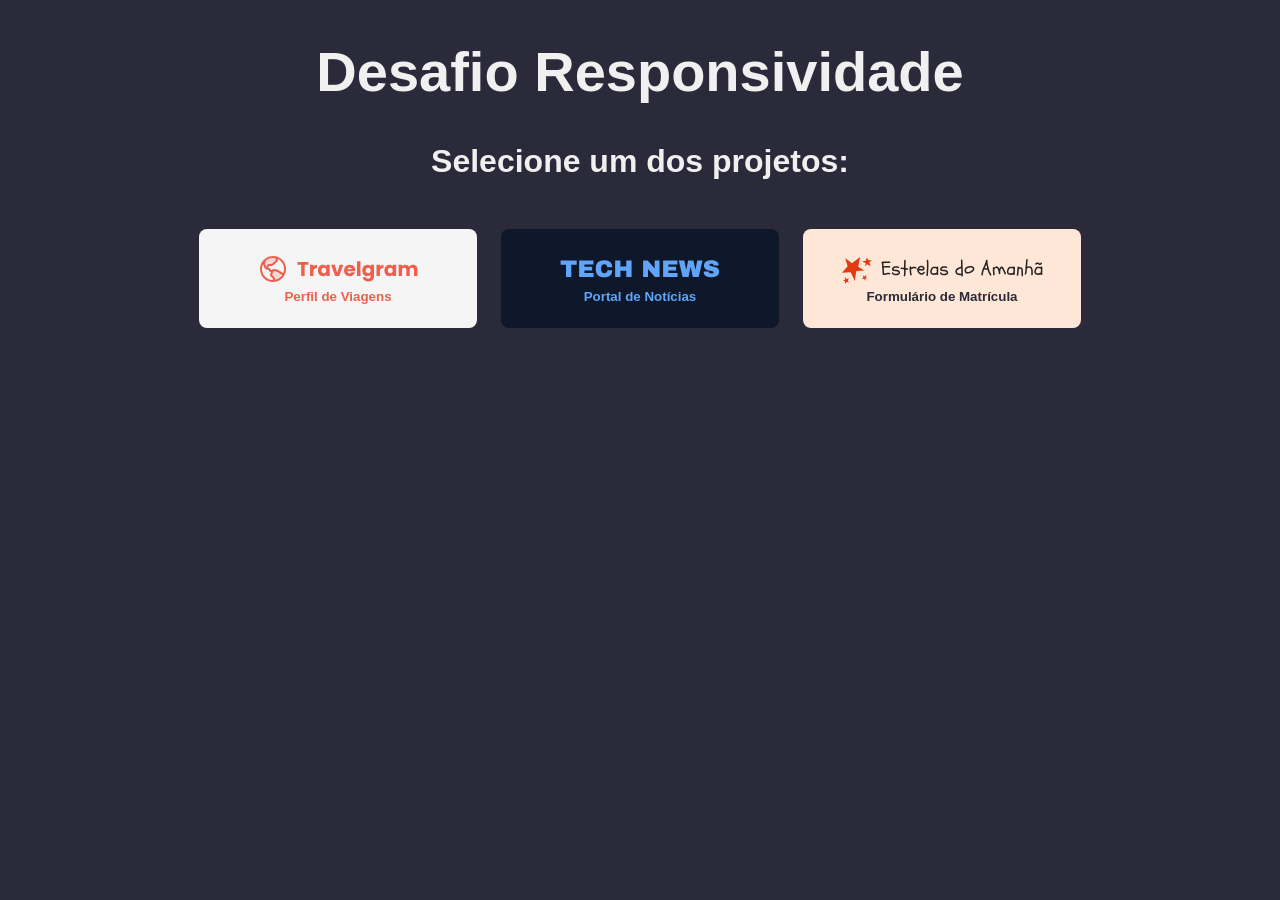
<file: index.html>
<!DOCTYPE html>
<html lang="pt-BR">
<head>
  <meta charset="UTF-8">
  <meta name="viewport" content="width=device-width, initial-scale=1.0">
  <title>Desafio Responsividade</title>
  <link rel="stylesheet" href="style.css">
</head>
<body>
  <h1>Desafio Responsividade</h1>
  <h2>Selecione um dos projetos:</h2>
  <div class="project-list">
    <a href="/projeto-travelgram/index.html">
      <div class="project-item travelgram">
        <img src="/assets/logo-travelgram.svg" alt="Travelgram">
        <small>Perfil de Viagens</small>
      </div>
    </a>
    <a href="/projeto-portal-de-noticias/index.html">
      <div class="project-item portal">
        <img src="/assets/logo-portal.svg" alt="Portal de Notícias">
        <small>Portal de Notícias</small>
      </div>
    </a>
    <a href="/formulario-de-matricula/index.html">
      <div class="project-item matricula">
        <img src="/assets/logo-form-matricula.svg" alt="Formulário de Matrícula">
        <small>Formulário de Matrícula</small>
      </div>
    </a>
  </div>
</body>
</html>
</file>
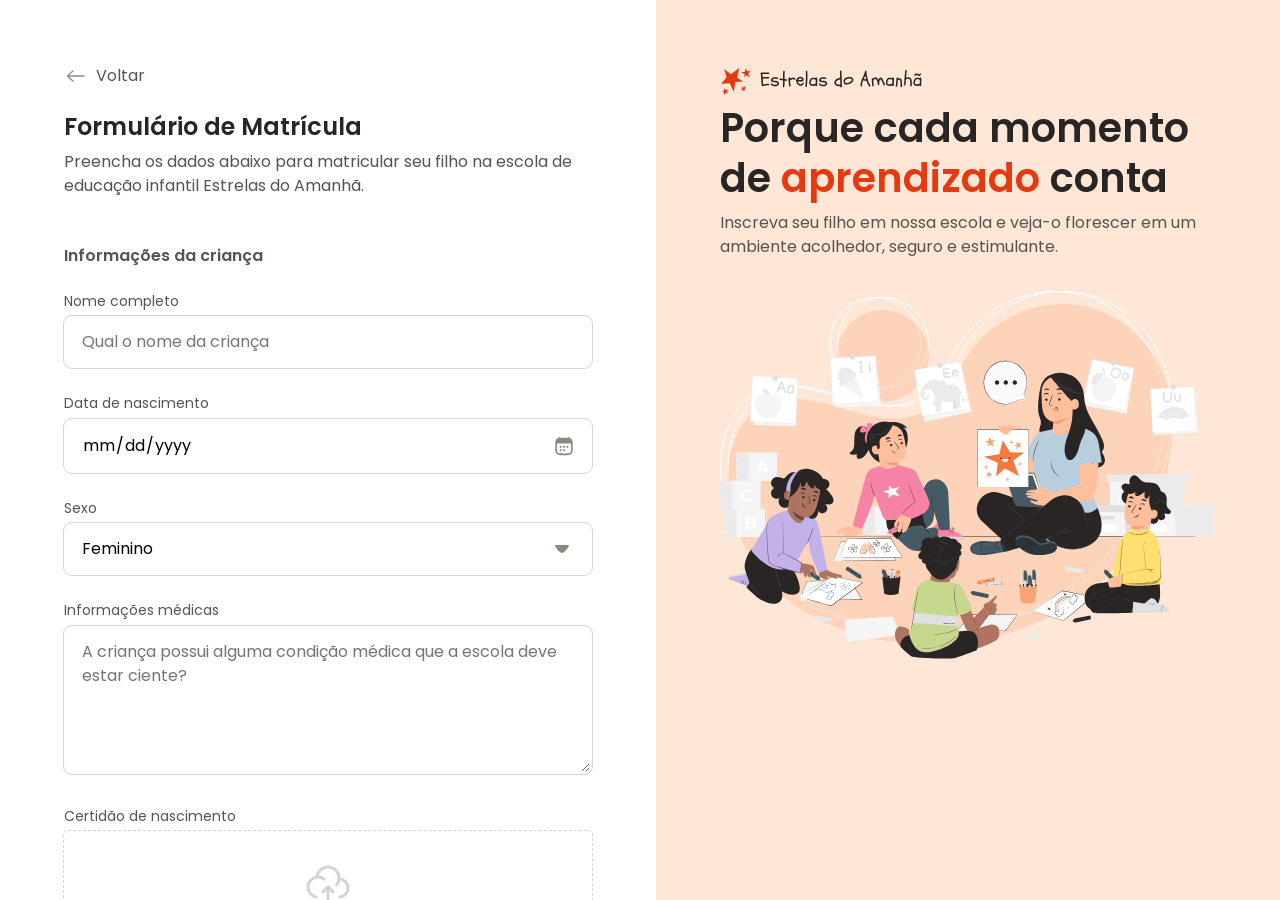
<file: formulario-de-matricula/index.html>
<!DOCTYPE html>
<html lang="pt-BR">
<head>
  <link rel="preconnect" href="https://fonts.googleapis.com">
  <link rel="preconnect" href="https://fonts.gstatic.com" crossorigin>

  <meta charset="UTF-8">
  <meta name="viewport" content="width=device-width, initial-scale=1.0">
  <title>Estrelas do Amanhã</title>

  <link rel="stylesheet" href="styles/index.css">
  <link href="https://fonts.googleapis.com/css2?family=Archivo:ital,wght@0,100..900;1,100..900&family=Asap:ital,wght@0,100..900;1,100..900&family=Inconsolata:wght@200..900&family=Maven+Pro:wght@400..900&family=Open+Sans:ital,wght@0,300..800;1,300..800&family=Poppins:ital,wght@0,100;0,200;0,300;0,400;0,500;0,600;0,700;0,800;0,900;1,100;1,200;1,300;1,400;1,500;1,600;1,700;1,800;1,900&family=Roboto+Condensed:ital,wght@0,100..900;1,100..900&display=swap" rel="stylesheet">
</head>
<body>
  <div id="app">
    <main>
      <div class="main-container">
        <div class="back">
          <img src="assets/icons/arrow-left-02.svg" alt="icone de voltar">
          <span>Voltar</span>
        </div>

        <h1>Formulário de Matrícula</h1>
        <p>
          Preencha os dados abaixo para matricular seu filho na escola de educação infantil Estrelas do Amanhã.
        </p>

        <form enctype="multipart/form-data">
          <fieldset class="child-info">
            <legend>Informações da criança</legend>

            <div class="input-wrapper">
              <label for="fullname">Nome completo</label>
              <input id="fullname" name="fullname" type="text" placeholder="Qual o nome da criança">
            </div>

            <div class="input-wrapper">
              <label for="birth">Data de nascimento</label>
              <input id="birth" type="date" lang="pt-BR">
            </div>

            <div class="select-wrapper">
              <label for="gender">Sexo</label>
              <select name="gender" id="gender">
                <option value="female">Feminino</option>
                <option value="male">Masculino</option>
              </select>
            </div>

            <div class="textarea-wrapper">
              <label for="medical-info">Informações médicas</label>
              <textarea name="medical-info" id="medical-info"
                cols="30" rows="5"
                placeholder="A criança possui alguma condição médica que a escola deve estar ciente?"
              ></textarea>
            </div>

            <div class="droparea-wrapper">
              <label for="birth-file">Certidão de nascimento</label>

              <div class="dropzone">
                <input type="file" name="birth-file" id="birth-file">
                <svg width="48" height="48" viewBox="0 0 48 48" fill="none" xmlns="http://www.w3.org/2000/svg">
                  <path d="M34.9552 18.0221C34.97 18.022 34.985 18.022 35 18.022C39.9706 18.022 44 22.0588 44 27.0386C44 31.6796 40.5 35.5016 36 36M34.9552 18.0221C34.9848 17.6921 35 17.3579 35 17.0202C35 10.9339 30.0752 6 24 6C18.2465 6 13.5247 10.4253 13.0408 16.0638M34.9552 18.0221C34.7506 20.2952 33.8572 22.3692 32.4856 24.033M20.001 18.022C18.3295 16.7639 16.2516 16.0183 14 16.0183C13.6765 16.0183 13.3565 16.0337 13.0408 16.0638C7.96796 16.5475 4 20.8278 4 26.0366C4 30.8834 7.43552 34.9264 12 35.8546" stroke="#D6D3D1" stroke-width="3" stroke-linecap="round" stroke-linejoin="round"/>
                  <path d="M24 26V42M24 26C22.5996 26 19.9831 29.9886 19 31M24 26C25.4004 26 28.017 29.9886 29 31" stroke="#D6D3D1" stroke-width="3" stroke-linecap="round" stroke-linejoin="round"/>
                </svg>

                <p>
                  Clique aqui para <br>
                  selecionar os arquivos
                </p>
              </div>

            </div>

          </fieldset>

          <fieldset class="address">
            <legend>Endereço residencial</legend>
            <div class="input-wrapper">
              <label for="cep">CEP</label>
              <input type="text" id="cep" name="cep">
            </div>

            <div class="flex">
              <div class="input-wrapper flex-2">
                <label for="street">Rua</label>
                <input type="text" id="street" name="street"
                  value="Rua das Flores" disabled
                >
              </div>

              <div class="input-wrapper flex-1">
                <label for="number">Numero</label>
                <input type="number" id="number" name="number">
              </div>
            </div>

            <div class="flex">
              <div class="input-wrapper flex-2">
                <label for="city">Cidade</label>
                <input type="text" id="city" name="city"
                  value="Rio de Janeiro" disabled
                >
              </div>

              <div class="input-wrapper flex-1">
                <label for="state">Estado</label>
                <input type="text" id="state" name="state" disabled value="RJ">
              </div>
            </div>

          </fieldset>

          <fieldset class="gardian">
            <legend>Informações do responsável</legend>

            <div class="input-wrapper">
              <label for="gardian">Nome do responsável</label>
              <input type="text" id="gardian" name="gardian">
              <small>Principal responsável legal e contato de emergência</small>
            </div>

            <div class="input-wrapper">
              <label for="phone">Telefone</label>
              <input type="tel" id="phone" name="phone" placeholder="(xx) xxxxx-xxxx">
            </div>

            <div class="input-wrapper">
              <label for="mail">Email</label>
              <input type="email" id="mail" name="mail" required>
              <div class="error">
                <img src="assets/icons/alert-circle.svg" alt="icone alerta vermelho">
                <span>Insira um e-mail válido</span>
              </div>
            </div>
          </fieldset>

          <fieldset class="enroll-options">
            <legend>Opções de matrícula</legend>

            <div class="input-wrapper">
              <label>Selecione o turno de estudo</label>

              <div class="radio-wrapper">
                <div class="radio-inner">
                  <div class="radio-image"></div>
                  <input type="radio" name="study-shift" value="morning" id="morning">
                  <img src="assets/icons/sun-cloud-02.svg" alt="icone de sol com nuvem">
                  <label for="morning">Manhã</label>
                </div>

                  <div class="radio-inner">
                    <div class="radio-image"></div>
                    <input type="radio" name="study-shift" value="evening" id="evening">
                    <img src="assets/icons/sun-02.svg" alt="icone de sol">
                    <label for="evening">Tarde</label>
                  </div>
                </div>
            </div>

            <div class="input-wrapper">
              <label>Em qual esporte você gostaria de inscrever seu filho?</label>

              <div class="radio-wrapper">
                <div class="radio-inner">
                  <div class="radio-image"></div>
                  <input type="radio" name="sport" value="morning" id="football">
                  <img src="assets/icons/football.svg" alt="icone de futebol">
                  <label for="football">Futebol</label>
                </div>

                <div class="radio-inner">
                  <div class="radio-image"></div>
                  <input type="radio" name="sport" value="morning" id="basketball">
                  <img src="assets/icons/basketball-02.svg" alt="icone de basquete">
                  <label for="basketball">Basquete</label>
                </div>

                <div class="radio-inner">
                  <div class="radio-image"></div>
                  <input type="radio" name="sport" value="morning" id="swimming">
                  <img src="assets/icons/swimming.svg" alt="icone de natação">
                  <label for="swimming">Natação</label>
                </div>

                <div class="radio-inner">
                  <div class="radio-image"></div>
                  <input type="radio" name="sport" value="morning" id="yoga">
                  <img src="assets/icons/yoga-02.svg" alt="icone de yoga">
                  <label for="yoga">Yoga</label>
                </div>

                <div class="radio-inner">
                  <div class="radio-image"></div>
                  <input type="radio" name="sport" value="morning" id="volleyball">
                  <img src="assets/icons/volleyball.svg" alt="icone de vôlei">
                  <label for="volleyball">Vôlei</label>
                </div>

                <div class="radio-inner">
                  <div class="radio-image"></div>
                  <input type="radio" name="sport" value="morning" id="boxing">
                  <img src="assets/icons/boxing-glove-01.svg" alt="icone de boxe">
                  <label for="boxing">Boxe</label>
                </div>
              </div>
            </div>
          </fieldset>

          <div class="terms-wrapper input-wrapper checkbox-wrapper">
            <div class="checkbox-image"></div>
            <input type="checkbox" name="terms" id="terms">
            <label for="terms">Declaro que li e concordo com os <strong>Termos e Condições</strong> e com a <strong>Política de Privacidade</strong> da escola Estrela do Amanhã.</label>
          </div>

          <div class="actions-wrapper">
            <button class="btn-secondary" type="button">
              Salvar respostas
            </button>

            <button class="btn-primary" type="submit">
              Fazer matricula
            </button>
          </div>
        </form>
      </div>
    </main>
    <aside>
      <div class="aside-container">
        <header>
          <img src="assets/logo.svg" alt="Logo Estrelas do Amanhã">
          <h2>Porque cada momento de <span>aprendizado</span> conta</h2>
          <p>Inscreva seu filho em nossa escola e veja-o florescer em um ambiente acolhedor, seguro e estimulante.</p>
        </header>
        <img src="assets/illustration.svg" alt="Ilustração de crianças brincando e aprendendo">
      </div>
    </aside>
  </div>
</body>
</html>
</file>
<file: style.css>
body {
  --ff-helvetica: "Helvetica Neue", Helvetica, Arial, sans-serif;
  font-family: var(--ff-helvetica);
  margin: 0;
  padding: 0;
  background-color: #2A2A3A;
  color: #f0f0f0;
}

h1 {
  font: 600 3.5rem/1.2 var(--ff-helvetica);
  text-align: center;
}
h2 {
  font: 600 2rem/1.2 var(--ff-helvetica);
  text-align: center;
}

.project-list {
  display: flex;
  gap: 1.5rem;
  justify-content: center;
  margin-top: 3rem;
}

a{
    text-decoration: none;
    font-weight: 600;
    color: #2A2A3A;
  }
.project-item {
  min-width: 230px;
  padding: 1.5rem;
  border-radius: 0.5rem;
  text-align: center;
  &:hover {
    transform: translateY(-5px);
    transition: all 0.5s ease;
  }
  & small {
    display: block;
  }
}
.travelgram {
  background: #F5F5F5;
  &:hover {
    background-color: #cfcece;
  }
  & small {
    color: #EF5F4C;
  }
}

.portal {
  background: #0F172A;
  &:hover {
    background-color: #070c16;
  }
  & small {
    color: #60A5FA;
  }
}

.matricula {
  background: #FEE7D6;
  &:hover {
    background-color: #e7b896;
  }
  & small {
    color: #2A2A3A;
  }
}

@media (max-width: 900px) {
  h1 {
    font-size: 2.5rem;
  }
  h2 {
    font-size: 1.2rem;
  }
  .project-list {
    width: 100%;
    flex-direction: column;
    align-items: center;
    margin-top: 2.5rem;
  }
}
</file>
<file: formulario-de-matricula/styles/index.css>
@import url(global.css);
@import url(layout.css);
@import url(forms.css);
</file>
